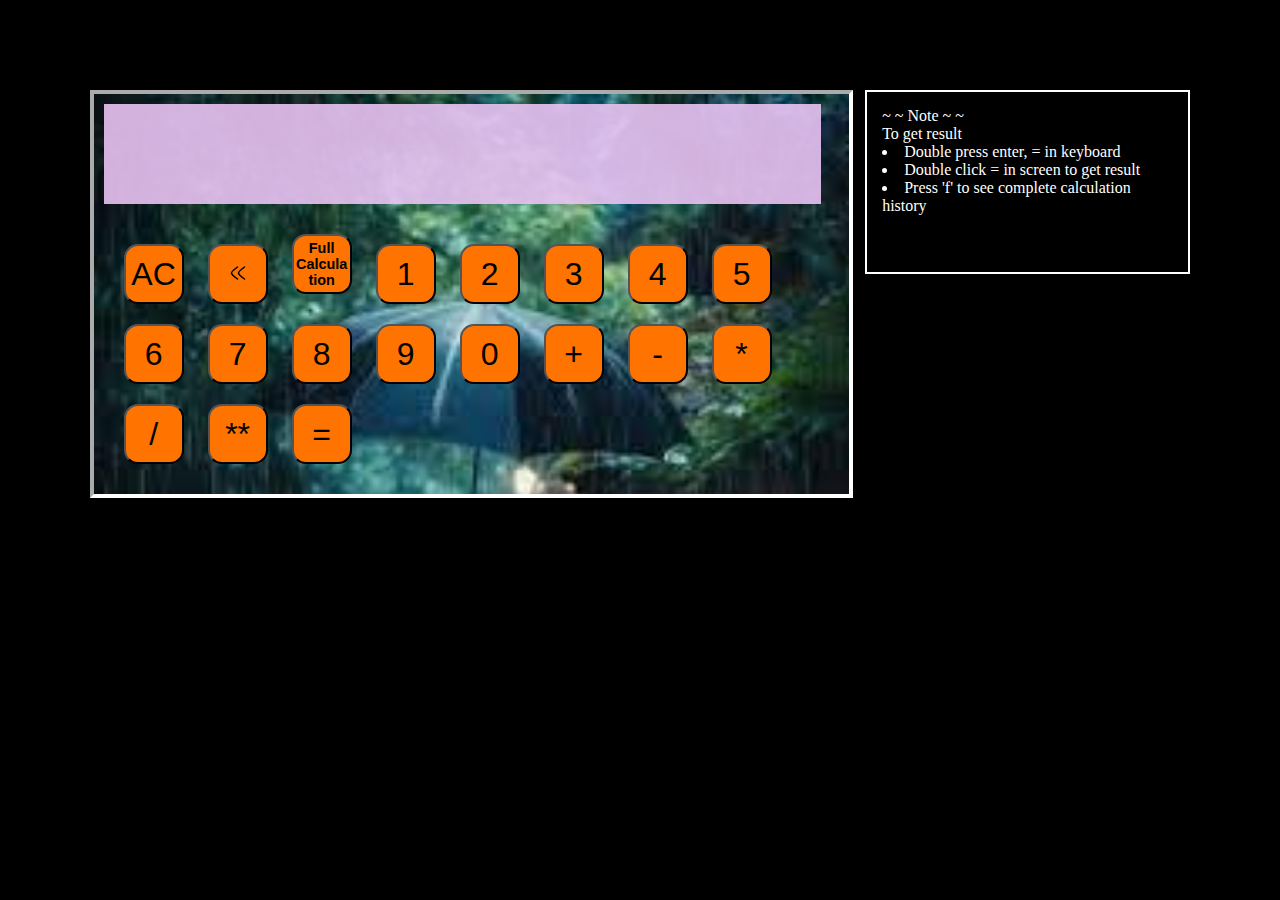
<file: Calculator/index.html>
<!DOCTYPE html>
<html lang="en">

<head>
    <meta charset="UTF-8">
    <meta name="viewport" content="width=device-width, initial-scale=1.0">
    <title>Calculator</title>
    <style>
        * {
            margin: 0;
            padding: 0;
        }

        body {
            background-color: rgb(0, 0, 0);
        }

        .con {
            background-image: url(cover.jfif);
            background-size: cover;
            width: 70%;
            min-height: 80%;
            border: 4px inset white;
        }

        .display {
            width: 95%;
            text-align: center;
            margin: 10px;
            min-height: 100px;
            background-color: rgb(233, 195, 243);
            font-size: 250%;
            filter: opacity(.9);
            font-family: Cambria, Cochin, Georgia, Times, 'Times New Roman', serif;
        }

        .buts {
            margin: 20px;
        }

        button {
            width: 60px;
            height: 60px;
            background-color: rgb(255, 115, 0);
            font-size: xx-large;
            margin: 10px;
            border-radius: 14px;
        }

        .fc {
            font-size: 90%;
            font-weight: 600;
        }

        .text {
            color: white;
            border: 2px solid;
            height: 150px;
            padding: 15px;
        }

        .text div ul li {
            list-style-position: inside;
        }

        body {
            display: flex;
            margin: 7%;
            gap: 12px;
        }

        @media screen and (max-width:500px) {
            body {
                flex-direction: column;
                margin: 0;
            }

            .con {
                width: 98%;
            }

            button {
                width: 57px;

            }

            .buts {
                margin: 0px;
            }


        }
    </style>
</head>

<body>
    <div class="con">
        <div class="display">

        </div>
        <div class="buts">
            <button id="ac">AC</button>
            <button id="back"><img src="back.svg" alt=""></button>
            <button class="fc" id="fc">Full Calcula tion</button>
            <button id="1">1</button>
            <button id="2">2</button>
            <button id="3">3</button>
            <button id="4">4</button>
            <button id="5">5</button>
            <button id="5">6</button>
            <button id="7">7</button>
            <button id="8">8</button>
            <button id="9">9</button>
            <button id="0">0</button>
            <button id="+">+</button>
            <button id="-">-</button>
            <button id="*">*</button>
            <button id="/">/</button>
            <button>**</button>
            <button id="eql">=</button>
        </div>
    </div>
    <div class="text">
        <div class="head">
            ~ ~ Note ~ ~ <br>To get result
        </div>
        <div>
            <ul>
                <li>Double press enter, = in keyboard</li>
                <li>Double click = in screen to get result</li>
                <li>Press 'f' to see complete calculation history</li>
            </ul>
        </div>
    </div>
    <script>
        let fnum, snum, ope, eql, num, result, newnum
        let p = document.getElementsByTagName('button')
        //console.log(p)
        for (let index = 2; index < p.length - 1; index++) {
            p[index].addEventListener('click', (e) => {
                document.querySelector('.display').innerHTML = document.querySelector('.display').innerHTML + p[index].innerHTML
            })
        }

        p[p.length - 1].addEventListener('click', () => {
            num = document.querySelector('.display').innerHTML;
            if (num.includes('=') == false) {
                console.log(num, typeof num)
                result = eval(num)
                document.querySelector('.display').innerHTML = result

            }
            else {
                newnum = num.split('=')
                console.log(newnum, typeof newnum)
                result = eval(newnum)
                document.querySelector('.display').innerHTML = result
            }
        })
        ac.addEventListener('click', () => {
            document.querySelector('.display').innerHTML = ''
        })
        back.addEventListener('click', () => {
            document.querySelector('.display').innerHTML = document.querySelector('.display').innerHTML.slice(0, document.querySelector('.display').innerHTML.length - 1)
        })
        fc.addEventListener('click', () => {
            document.querySelector('.display').innerHTML = `${num} = ${result.toString()}`;
            console.log(document.querySelector('.display').innerHTML)
        })

        document.body.addEventListener('keypress', (e) => {
            //console.log(e)
            if (e.key != '=' && e.key != 'Enter' && e.key != 'f') {
                //console.log(e, e.key)
                document.querySelector('.display').innerHTML = document.querySelector('.display').innerHTML + e.key
            }
            else if (e.key == '=') {
                num = document.querySelector('.display').innerHTML;
                if (num.includes('=') == false) {
                    console.log(num, typeof num)
                    result = eval(num)
                    document.querySelector('.display').innerHTML = result

                }
                else {
                    newnum = num.split('=')
                    console.log(newnum, typeof newnum)
                    result = eval(newnum)
                    document.querySelector('.display').innerHTML = result
                }
            }
            else if (e.key == 'Enter') {
                num = document.querySelector('.display').innerHTML;
                if (num.includes('=') == false) {
                    console.log(num, typeof num)
                    result = eval(num)
                    document.querySelector('.display').innerHTML = result

                }
                else {
                    newnum = num.split('=')
                    console.log(newnum, typeof newnum)
                    result = eval(newnum)
                    document.querySelector('.display').innerHTML = result
                }
            }

        })
        document.body.addEventListener('keydown', (e) => {
            //console.log(e)
            if (e.code == 'Backspace' && e.key != 'Enter' && e.key != 'f') {
                document.querySelector('.display').innerHTML = document.querySelector('.display').innerHTML.slice(0, document.querySelector('.display').innerHTML.length - 1)
            }
            else if (e.key == 'Delete' && e.key != 'Enter' && e.key != 'f') {
                document.querySelector('.display').innerHTML = ''
            }
            else if (e.key == 'f') {
                let out = `${num} = ${result.toString()}`
                console.log(out)
                document.querySelector('.display').innerHTML = ''
                document.querySelector('.display').innerHTML = out
            }

        })


    </script>
</body>

</html>
</file>
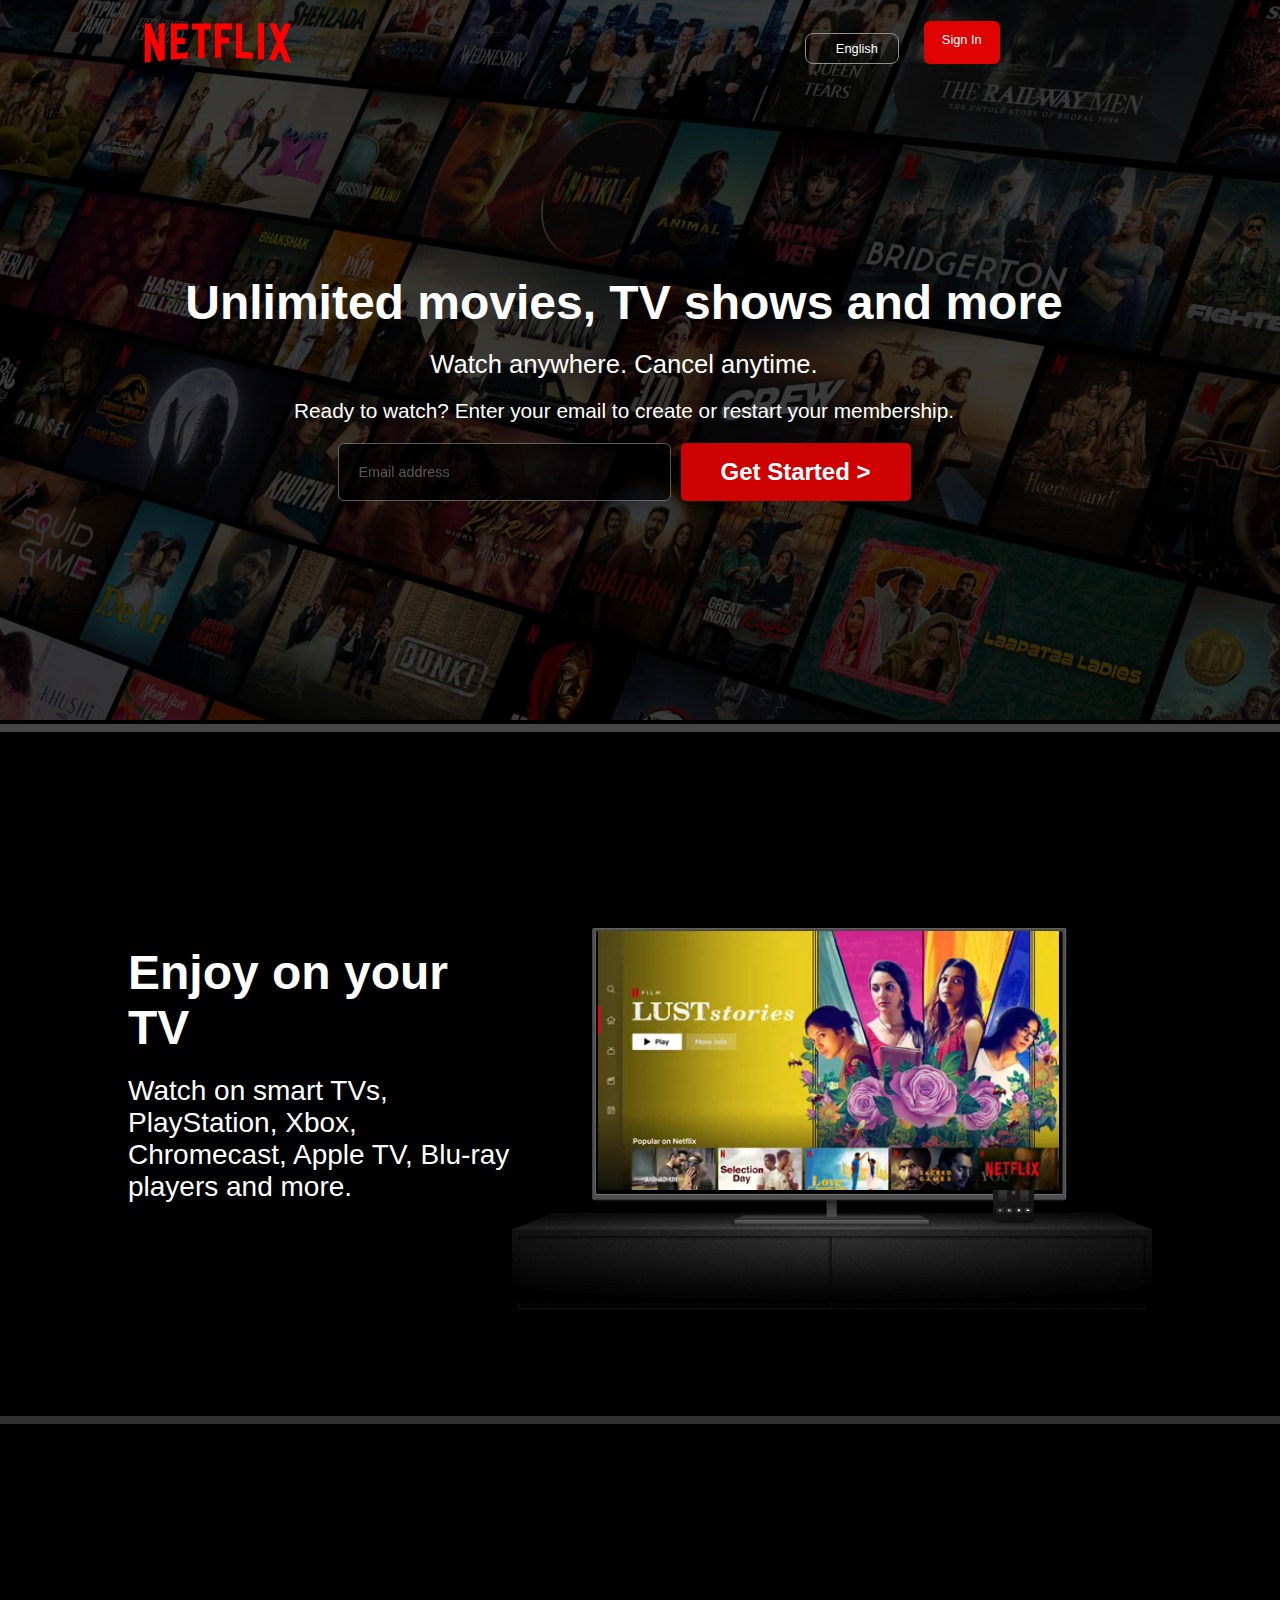
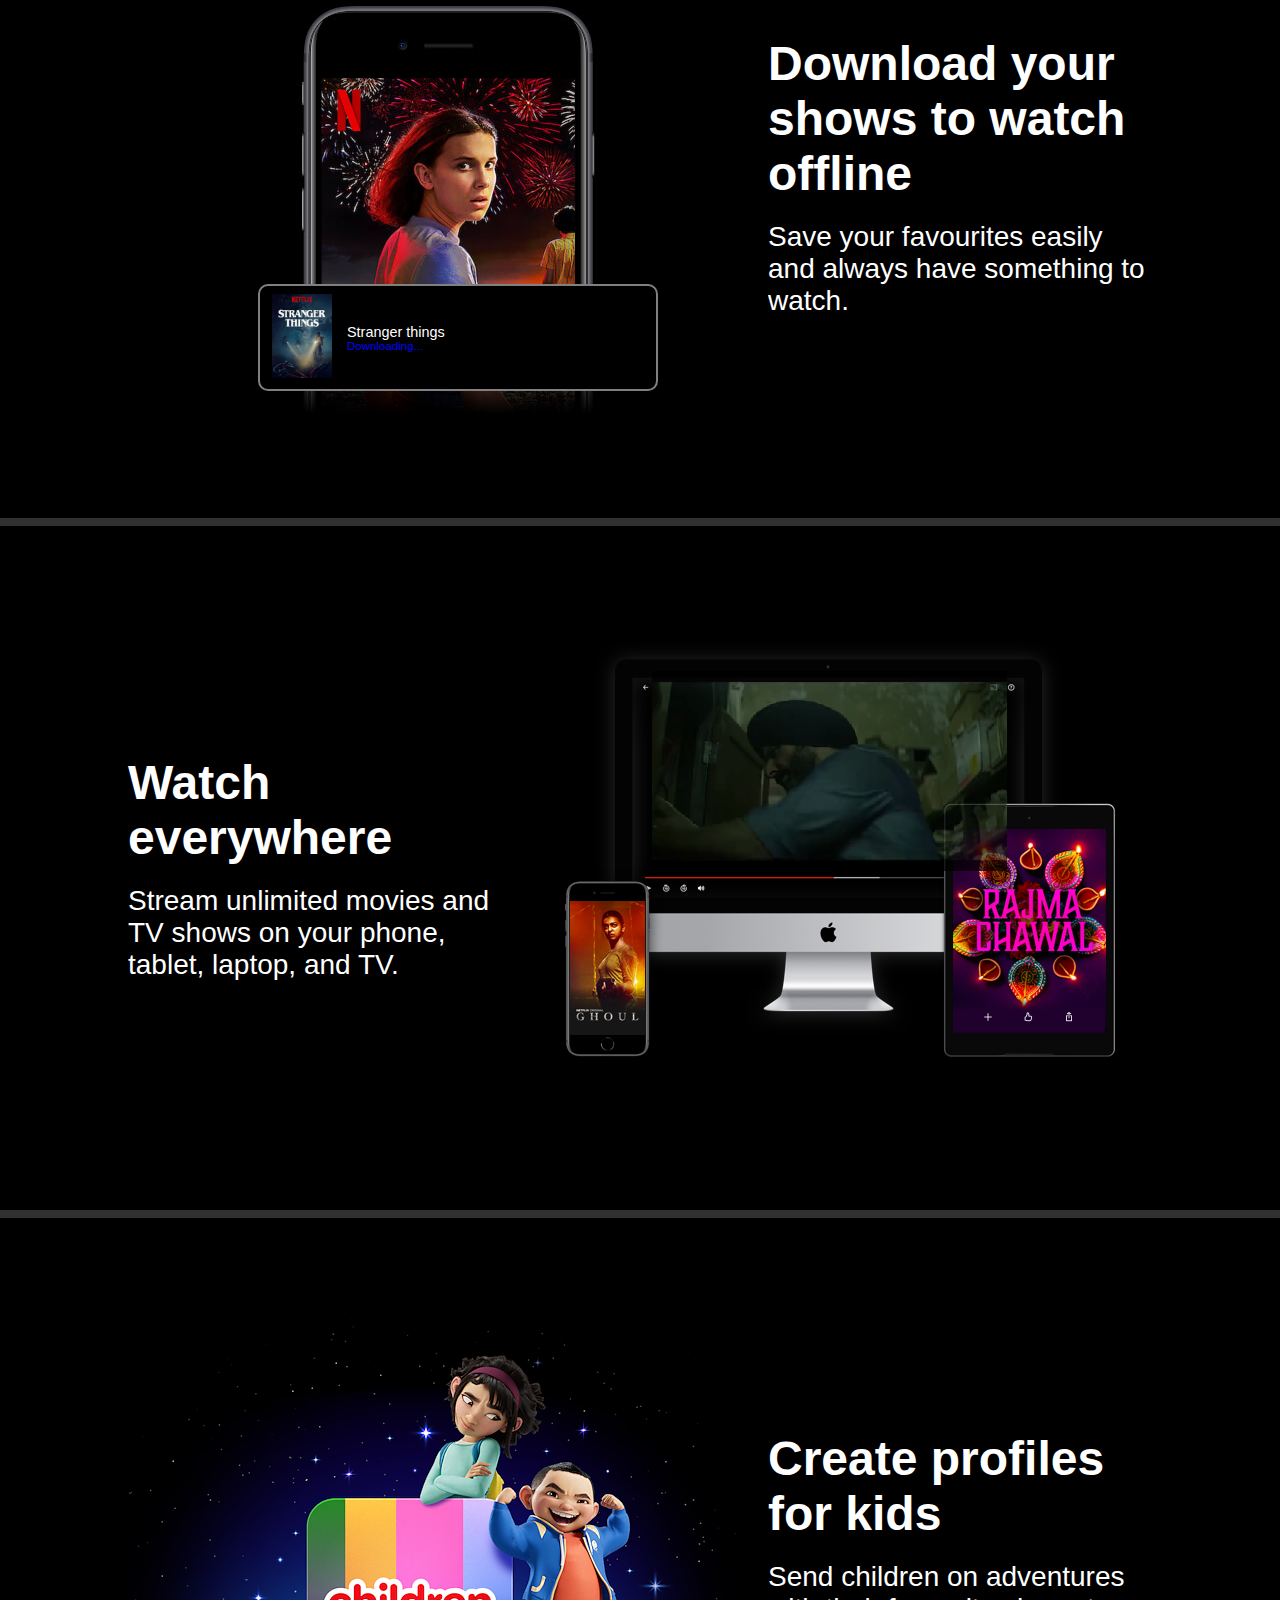
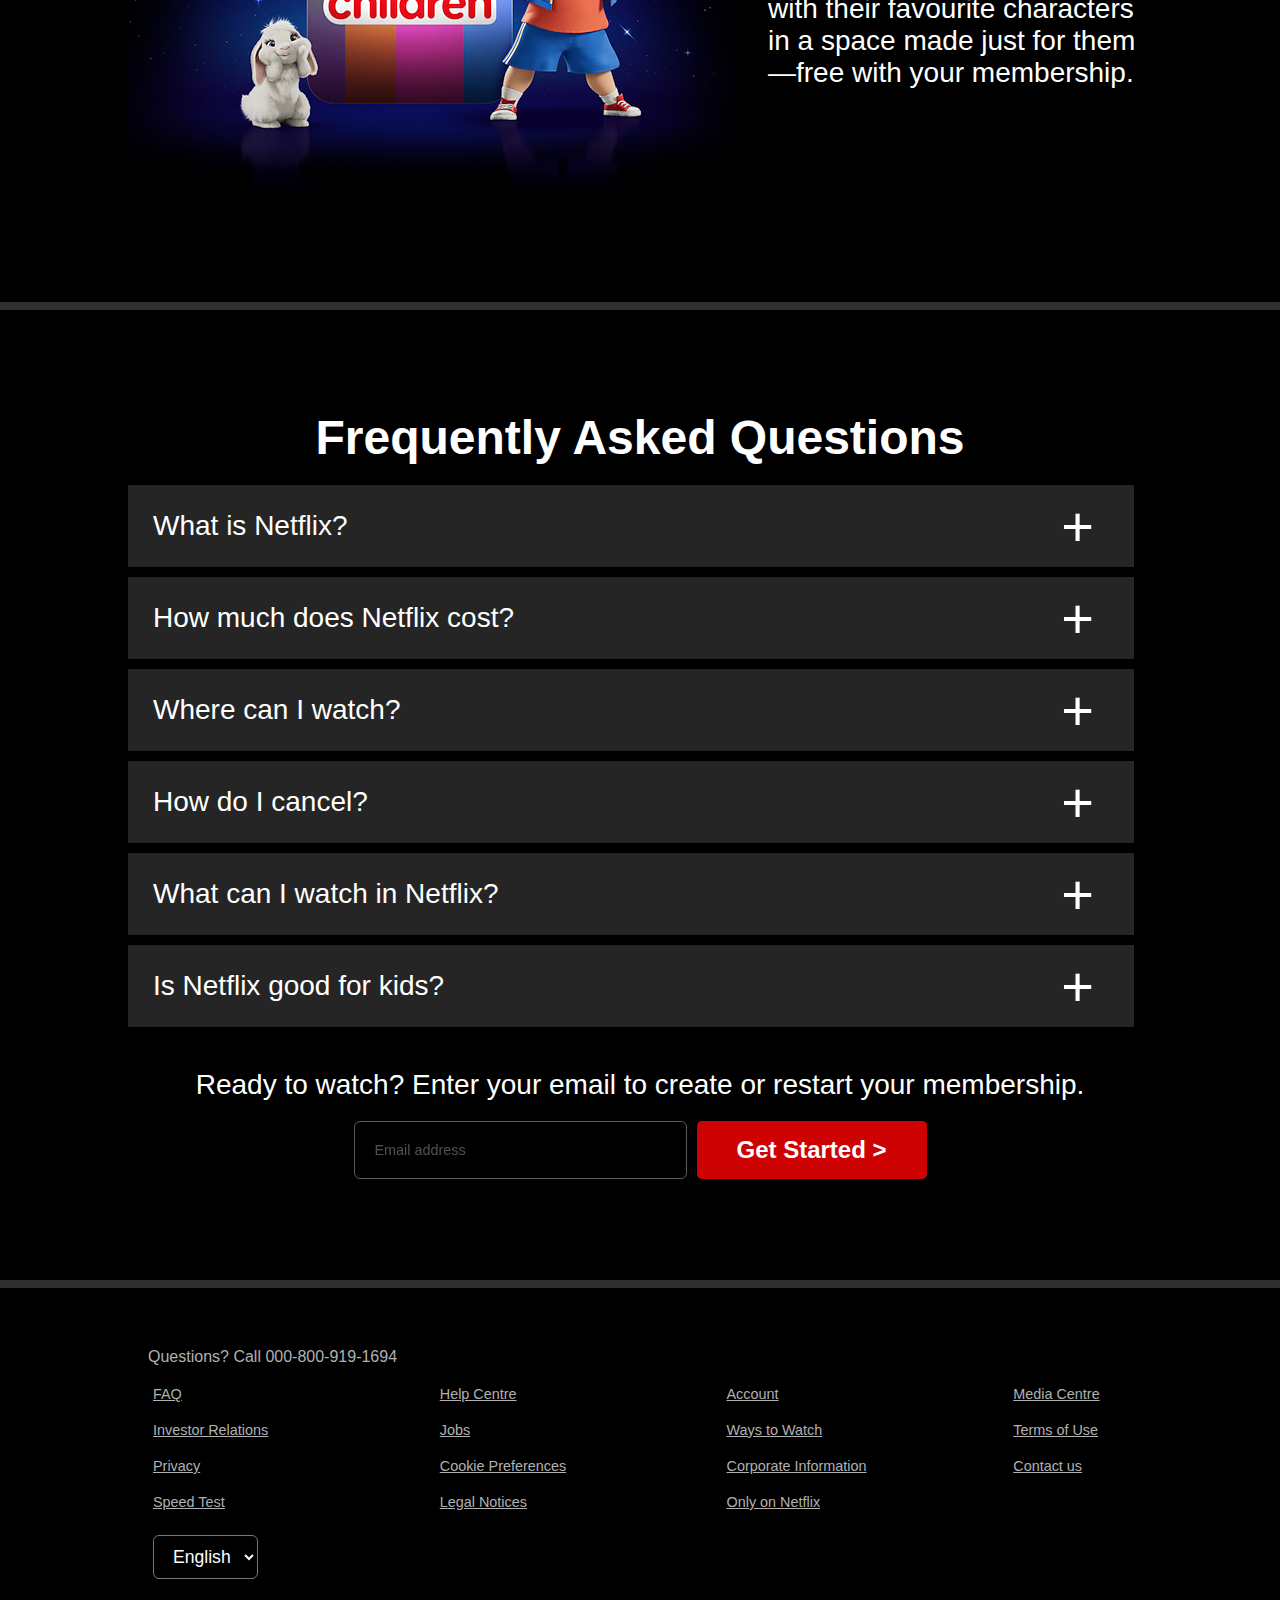
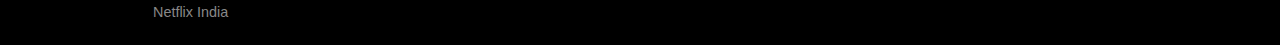
<file: LandingPage/index.html>
<!DOCTYPE html>
<html lang="en">

<head>
    <meta charset="UTF-8">
    <meta name="viewport" content="width=device-width, initial-scale=1.0">
    <title>Netflix</title>
    <link rel="stylesheet" href="style.css">
    <!-- <link rel="stylesheet" href="utility.css"> -->
</head>

<body>
    <div class="box box1">
        <div class="img"><img src="netflix.jpg" alt=""></div>
        <div class="combox">
            <div class="namelangsign">
                <div class="net"><img src="nameimage.png" alt="">
                </div>
                <div class="ensi">
                    <ul>
                        <li class="subheading lang">English </li>
                        <li class="subheading sign">Sign In</li>
                    </ul>
                </div>
            </div>
            <div class="writ">
                <p class="heading unlimited">Unlimited movies, TV shows and more</p>
                <p class="subheading watch">Watch anywhere. Cancel anytime.</p>
                <div class="wat">
                    <p class="subheading ready">Ready to watch? Enter your email to create or restart your membership.
                    </p>
                    <div class="line">
                        <div class="email">
                            <form action="">
                                <input type="email" id="email" name="email" placeholder="Email address ">
                            </form>
                        </div>
                        <div class="get">Get Started ></div>
                    </div>
                </div>
            </div>
        </div>
    </div>

    <div class="box box2">
        <div class="text">
            <p class="heading">Enjoy on your TV</p>
            <p class="subheading">
                Watch on smart TVs, PlayStation, Xbox, Chromecast, Apple TV, Blu-ray players and
                more.
            </p>
        </div>
        <div class="img4">
            <img src="othTVimage.png" alt="">
            <video class="video" src="video-tv-in-0819.m4v" autoplay muted loop></video>
        </div>
    </div>

    <div class="box box3">
        <div class="img5">
            <p class="girl"><img src="girlimage.jpg" alt="image"></p>
            <div class="stranger">
                <p class="things"><img
                        src="strangerthings.png"
                        alt="">
                </p>
                <div class="flex">
                    <p class="thing">Stranger things</p>
                    <p class="dn">Downloading...</p>
                </div>
            </div>
        </div>
        <div class="text">
            <p class="heading">Download your shows to watch offline</p>
            <p class="subheading">Save your favourites easily and always have something to watch.</p>
        </div>
    </div>
    </div>

    <div class="box box4">
        <div class="text">
            <p class="heading every">Watch everywhere</p>
            <p class="subheading stream">Stream unlimited movies and TV shows on your phone, tablet, laptop, and TV.</p>
        </div>
        <div class="img6">
            <img src="tvimage.png" alt="">
            <video src="video-devices-in.m4v" autoplay muted loop></video>
        </div>
    </div>

    <div class="box box5">
        <div class="img7">
            <img src="childprofile.png" alt="image">
        </div>
        <div class="text">
            <p class="heading profile">Create profiles for kids</p>
            <p class="subheading send">Send children on adventures with their favourite characters in a space made just
                for them—free with your membership.</p>
        </div>
    </div>

    <div class="box box6">
        <div class="heading freq">Frequently Asked Questions</div>
        <div class="subheading ques">
            <div class="what">What is Netflix?
                <div class="plus">+</div>
            </div>
            <div class="what">How much does Netflix cost?<div class="plus">+</div>
            </div>
            <div class="what">Where can I watch?<div class="plus">+</div>
            </div>
            <div class="what">How do I cancel?<div class="plus">+</div>
            </div>
            <div class="what">What can I watch in Netflix?<div class="plus">+</div>
            </div>
            <div class="what">Is Netflix good for kids?<div class="plus">+</div>
            </div>
        </div>
        <div class="wat2">
            <p class="subheading ready2">Ready to watch? Enter your email to create or restart your membership.
            </p>
            <div class="line2">
                <div class="email2">
                    <form action="">
                        <input type="email" id="email" name="email" placeholder="Email address ">
                    </form>
                </div>
                <div class="get2">Get Started ></div>
            </div>
        </div>

    </div>

    <div class="box box7">
        <div class="final">Questions? Call 000-800-919-1694</div>
        <div class="contain">
            <a href="https://help.netflix.com/en/node/412">
                <p>FAQ</p>
            </a>
            <a href="https://help.netflix.com/en/">
                <p>Help Centre</p>
            </a>
            <a href="https://www.netflix.com/youraccount">
                <p>Account</p>
            </a>
            <a href="https://media.netflix.com/">
                <p>Media Centre</p>
            </a>
            <a href="http://ir.netflix.com/">
                <p>Investor Relations</p>
            </a>
            <a href="https://jobs.netflix.com/jobs">
                <p>Jobs</p>
            </a>
            <a href="https://www.netflix.com/watch">
                <p>Ways to Watch</p>
            </a>
            <a href="https://help.netflix.com/legal/termsofuse">
                <p>Terms of Use</p>
            </a>
            <a href="https://help.netflix.com/legal/privacy">
                <p>Privacy</p>
            </a>
            <a href="https://www.netflix.com/in/#">
                <p>Cookie Preferences</p>
            </a>
            <a href="https://help.netflix.com/legal/corpinfo">
                <p>Corporate Information</p>
            </a>
            <a href="https://help.netflix.com/contactus">
                <p>Contact us</p>
            </a>
            <a href="https://fast.com/">Speed Test</a>
            <a href="https://help.netflix.com/legal/notices">
                <p>Legal Notices</p>
            </a>
            <a href="https://www.netflix.com/in/browse/genre/839338">
                <p>Only on Netflix</p>
            </a>
        </div>
        <p>
            <select name="Select" id="">
                <option value="Choose">English</option>
                <option value="op1">हिंदी</option>
            </select>
        </p>
        <p class="end">Netflix India</p>
    </div>
</body>

</html>
</file>
<file: LandingPage/style.css>
* {
    margin: 0;
    padding: 0;
}

body {
    background-color: black;
    font-family: sans-serif;
    color: white;
}

.heading {
    font-size: 300%;
    margin-bottom: 20px;
    font-weight: 800;
}

.subheading {
    font-size: 175%;
    font-weight: 500;
}

.box {
    border-bottom: 8px solid rgb(48, 48, 48);
}

.box>.text {
    text-align: left;
}

/* box1 */
.box1 {
    border-bottom: 8px solid rgb(70, 70, 70);

}

.box1>.combox {
    position: absolute;
    top: 0px;
    width: 97.5vw;
}

.namelangsign {
    display: flex;
    justify-content: space-around;
    align-items: center;
    margin-top: -10px;
}

.box1>.img>img {
    width: 100%;
    filter: brightness(.3);
}

.unlimited {
    font-size: 300%;
    font-weight: 900;
}

.writ .watch {
    font-size: 160%;
}

.wat .ready {
    font-size: 130%;

}

.box1>.combox>nav {
    display: flex;
}

.net {
    margin-left: -140px;
}

.net>img {
    width: 180px;
    filter: contrast(10);
    margin-left: 20px;
}

.box1>.combox>.ensi>ul {
    position: absolute;
    top: 0px;
    right: 10px;
    display: flex;
    flex-direction: row;
    padding-left: 45vw;
}

ul li {
    list-style: none;
}

.ensi ul {
    display: flex;
    gap: 25px;
}

.lang {
    font-size: 80%;
    border: 1px solid rgb(145, 144, 144);
    border-radius: 8px;
    padding: 7px;
    padding-left: 30px;
    padding-right: 20px;
    margin-top: 12px;
}

.sign {
    background-color: rgb(223, 2, 2);
    padding: 11px 18px;
    font-size: 80%;
    border-radius: 6px;
}

.writ {
    text-align: center;
    margin-top: 180px;
}

form>input[type='email'] {
    padding: 20px;
    padding-right: 125px;
    font-size: 90%;
    background-color: black;
    opacity: 0.7;
    border: 1px solid gray;
    border-radius: 6px;
}

.get,
.get2 {
    font-size: 150%;
    font-weight: 700;
    background-color: rgb(206, 2, 2);
    border-radius: 5px;
    padding: 15px 15px 10px 15px;
    margin-left: 10px;
    width: 200px;
}

.box1>.combox>.writ>.wat {
    margin-top: 20px;
}

.box1>.combox>.writ>.wat>.line {
    display: flex;
    justify-content: center;
}

.box1>.combox>.writ>.wat>.ready {
    margin-top: 20px;
    margin-bottom: 20px;
}

.box2,
.box3,
.box4,
.box5 {
    padding-top: 100px;
    padding-bottom: 100px;
    display: flex;
    justify-content: center;
    align-items: center;
    padding-right: 10%;
    padding-left: 10%;
}

/* box2 */
.box2>.img4 {
    position: relative;
}

.box2>.img4>video {
    width: 72%;
    position: absolute;
    top: 99px;
    left: 86px;
}

/* .box3 */
.box3 {
    margin-top: 10px;
}

.box3>.img5 {
    position: relative;
}

.stranger {
    display: flex;
    align-items: center;
    font-size: 90%;
    gap: 15px;
    border: 2px solid gray;
    border-radius: 10px;
    width: 380px;
    background-color: black;
    position: absolute;
    top: 350px;
    left: 130px;
    padding: 8px;
}

.flex>.dn {
    color: blue;
    font-size: 80%;
    font-family: Verdana, Geneva, Tahoma, sans-serif;
    text-align: left;
}

.things>img {
    width: 60px;
    margin-left: 4px;
}


/* .box4 */
.box4>div {
    text-align: center;
}

.box4>.img6>img {
    width: auto;
}

.box4>.img6 {
    position: relative;
}

.box4>.img6>video {
    width: 355px;
    height: 270px;
    position: absolute;
    top: 10px;
    left: 140px;
    opacity: 0.7;
}

/* box6 */
.box6 {
    text-align: center;
    padding-bottom: 70px;
    height: 800px;
    margin-top: 100px;
}

.box6>.ques {
    display: flex;
    flex-direction: column;
    gap: 10px;
    margin-left: 10%;
}

.box6>.ques>.what {
    display: flex;
    align-items: center;
    width: 83%;
    position: relative;
    padding: 25px;
    font-size: 100%;
    background-color: rgb(37, 37, 37);
}

.box6>.ques>.what>.plus {
    position: absolute;
    font-size: 200%;
    right: 4%;
}

.box6>.wat2 {
    margin-top: 42px;
}

.box6>.wat2>.line2 {
    display: flex;
    justify-content: center;
    flex-direction: row;
    text-align: center;
}

.box6>.wat2>.ready2 {
    margin-top: 20px;
    margin-bottom: 20px;
}

/* box7 */
.box7 {
    margin-top: 60px;
    margin-left: 10%;
    border: 0px;
    color: rgb(177, 177, 177);
}

.box7>.final {
    margin: 20px;
}

.box7>.contain {
    margin-left: 25px;
    display: grid;
    font-size: 90%;
    grid-template-columns: 1fr 1fr 1fr 1fr;
    gap: 20px;
}

.box7>.contain>a {
    color: rgb(177, 177, 177);
    cursor: pointer;
}

.box7>p>select {
    font-size: 110%;
    background-color: black;
    color: rgb(253, 253, 253);
    padding: 10px;
    padding-left: 15px;
    margin: 25px;
    border-radius: 6px;
}

.box7>.end {
    font-size: 90%;
    margin: 25px;
    margin-top: 0;
    color: rgb(136, 136, 136);
}

@media screen and (max-width:1279px) {

    .box2,
    .box3,
    .box4,
    .box5 {
        padding-right: 3%;
        padding-left: 3%;
    }

    .heading {
        font-size: 220%;
    }

    .subheading {
        font-size: 120%;
    }

    .box7 {
        margin-left: 0px;
    }

    .box6>.ques {
        margin-left: 3%;
    }

    .box6>.ques>.what {
        width: 93%;
    }

}

@media screen and (max-width:959px) {

    .box2,
    .box3,
    .box4,
    .box5 {
        flex-direction: column;

    }

    .writ>.unlimited {
        font-size: 170%;
    }

    .writ .watch {
        font-size: 120%;
    }

    .box>.text {
        text-align: center;
    }

    .box3,
    .box5 {
        flex-direction: column-reverse;
    }
    .box7>.contain {
        display: grid;
        grid-template-columns: 1fr 1fr;

    }
    .net>img {
        width: 130px;
    }

}
@media screen and (max-width:850px) {
    .writ{
        margin-top: 120px;
    }
    
}

@media screen and (max-width:599px) {

    .box2,
    .box3,
    .box4,
    .box5 {
        padding-top: 48px;
        padding-bottom: 52px;
    }

    .net>img {
        width: 100px;
    }

    .heading {
        font-size: 180%;
    }

    .namelangsign {
        margin-top: 0px;
    }

    .subheading {
        font-size: 115%;
    }

    .box1>.img>img {
        height: 80vh;
    }

    .box6>.wat2>.line2,
    .box1>.combox>.writ>.wat>.line {
        flex-direction: column;
        gap: 20px;
    }

    .net {
        margin-left: -19px;
    }

    .writ {
        margin-top: 50px;
    }

    .box2>.img4>img {
        width: 100%;
    }

    .box6 {
        margin-top: 50px;
    }

    .box6>.ques {
        margin-left: 2%;
        width: 93%;
    }

    .box6>.ques>.what {
        width: 88%;
    }

    .box4>.img6>img {
        width: 100%;
    }

    .box4>.img6>video {
        width: 60%;
        top: -15%;
        left: 20%;
    }


    .girl>img {
        width: 100%;
    }

    .box2>.img4>video {
        top: 20.3%;
        left: 13.5%;
    }

    .stranger {
        top: 313px;
        left: 78px;
    }

    .box5>.img7>img {
        width: 100%;
    }

    form>input[type='email'] {
        width: 40%;
    }

    .get,
    .get2 {
        margin-left: 30%;
    }

    .get,
    .get2 {
        font-size: 140%;
        width: 150px;
    }

    .box1>.combox>.writ>.wat>.ready {
        width: 80%;
        margin-left: 10%;
    }

    .wat .ready {
        font-size: 121%;
    }

    .stranger {
        width: 65%;
        top: 180px;
        left: 58px;

    }

    .things>img {
        width: 30px;

    }

    .box6>.wat2>.ready2 {
        width: 75%;
        margin-left: 12%;
    }
}
</file>
<file: LandingPage/utility.css>
.reverse{
    flex-direction: column-reverse;
}
</file>
